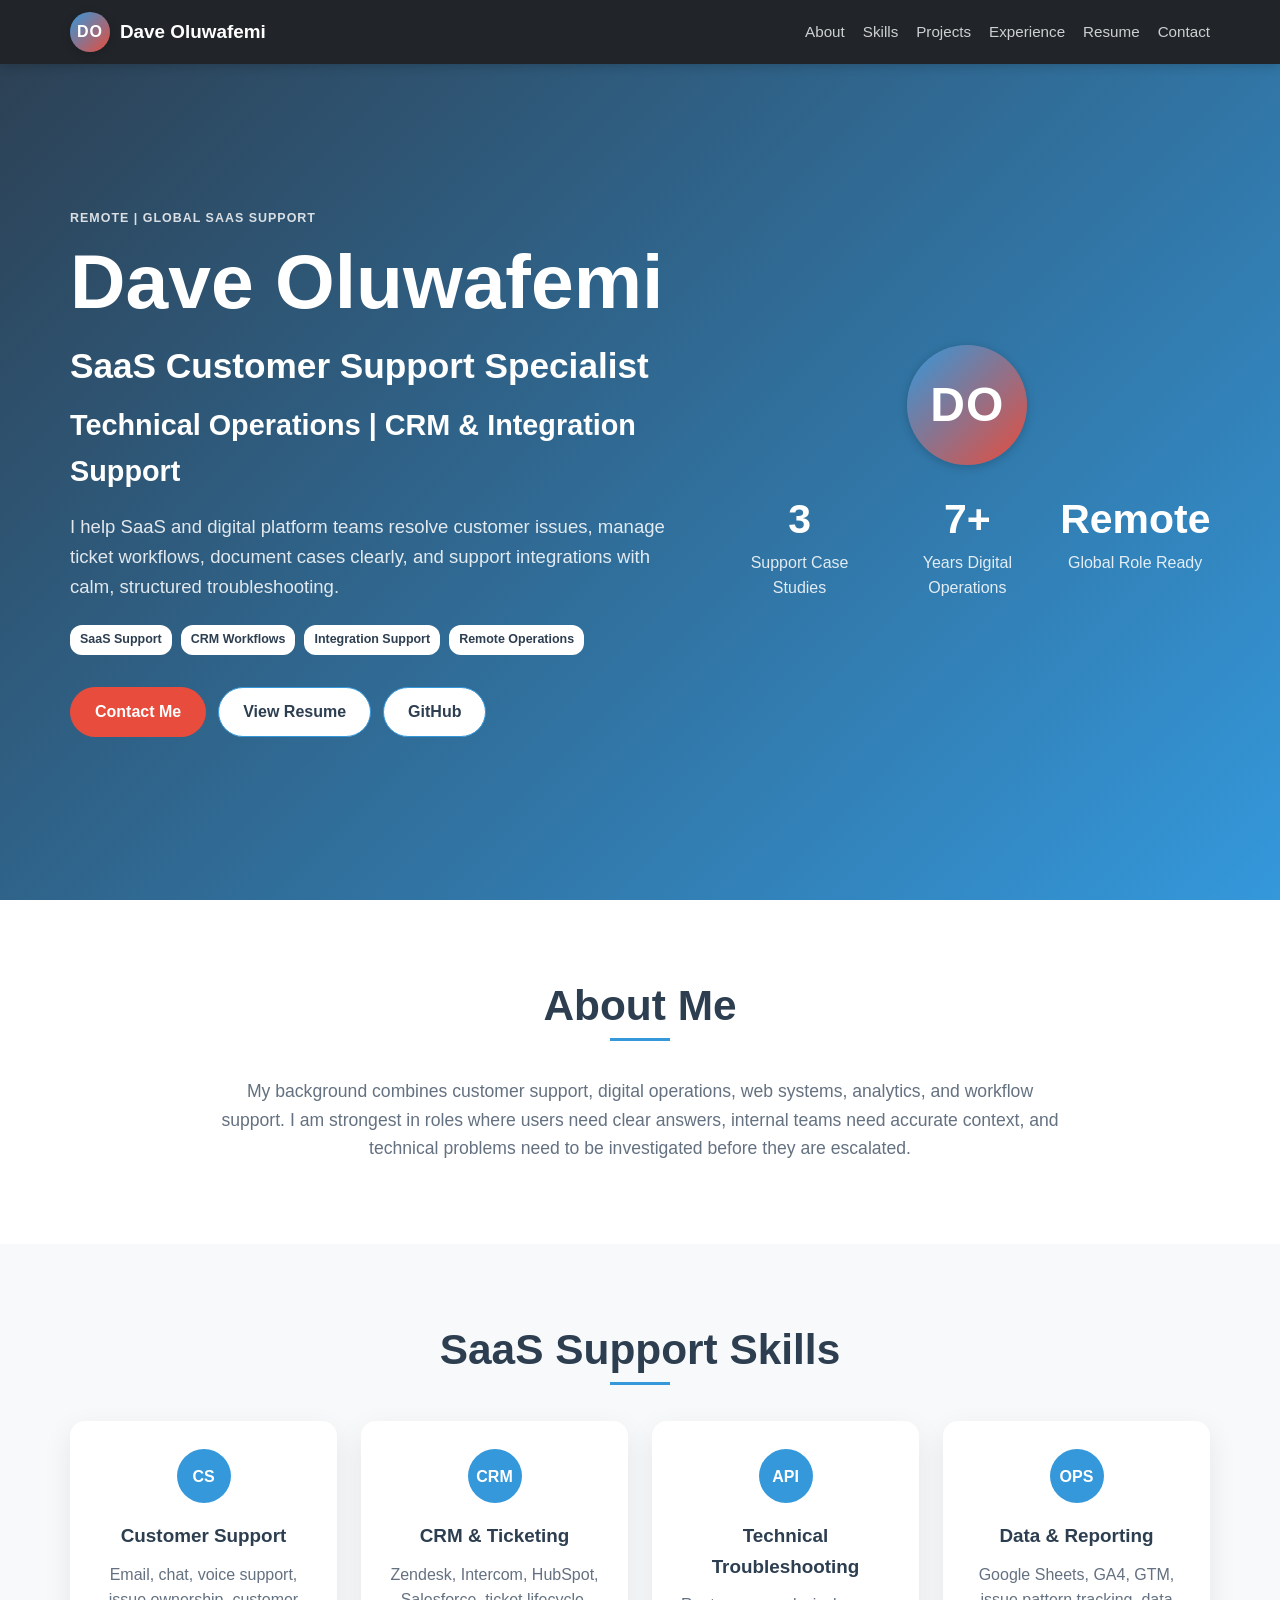
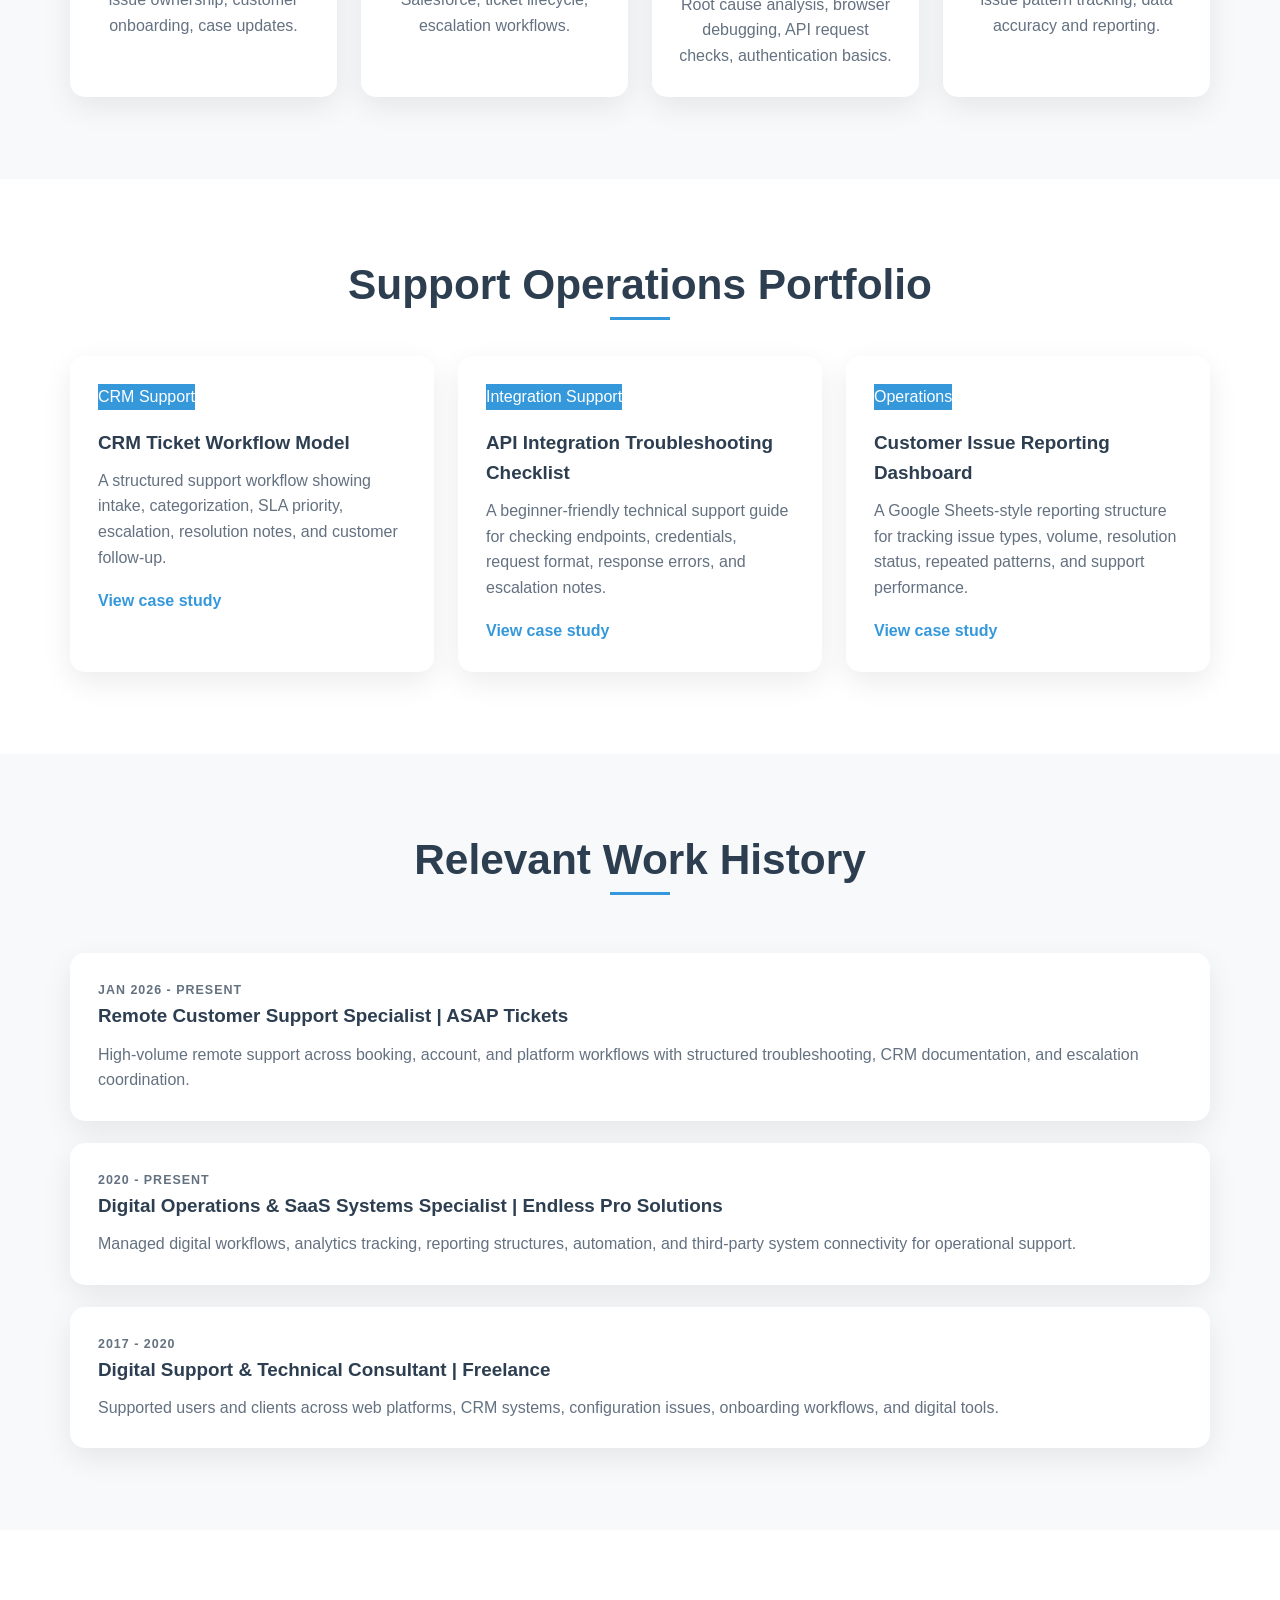
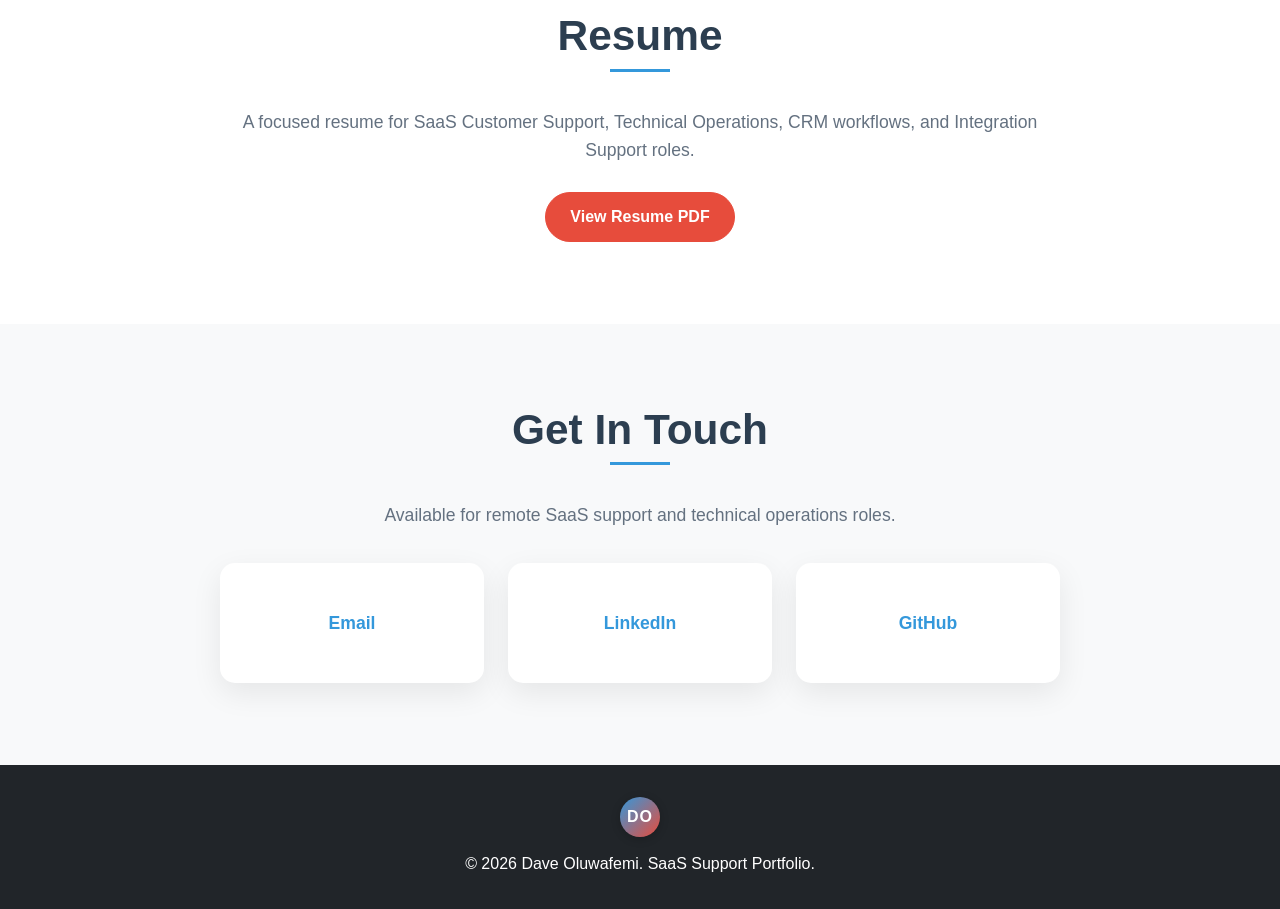
<file: index.html>
<!doctype html>
<html lang="en">
  <head>
    <meta charset="UTF-8" />
    <meta name="viewport" content="width=device-width, initial-scale=1.0" />
    <meta
      name="description"
      content="Dave Oluwafemi - SaaS Customer Support Specialist focused on technical operations, CRM workflows, and integration support."
    />
    <title>Dave Oluwafemi | SaaS Customer Support Specialist</title>
    <link rel="stylesheet" href="styles.css" />
  </head>
  <body>
    <header class="site-header">
      <a class="brand" href="#top">
        <span class="logo-circle">DO</span>
        <span>Dave Oluwafemi</span>
      </a>
      <nav aria-label="Primary navigation">
        <a href="#about">About</a>
        <a href="#skills">Skills</a>
        <a href="#projects">Projects</a>
        <a href="#experience">Experience</a>
        <a href="#resume">Resume</a>
        <a href="#contact">Contact</a>
      </nav>
    </header>

    <main id="top">
      <section class="hero">
        <div class="hero-content">
          <p class="eyebrow">Remote | Global SaaS Support</p>
          <h1>Dave Oluwafemi</h1>
          <p class="headline">SaaS Customer Support Specialist</p>
          <h2>Technical Operations | CRM & Integration Support</h2>
          <p class="intro">
            I help SaaS and digital platform teams resolve customer issues, manage ticket
            workflows, document cases clearly, and support integrations with calm,
            structured troubleshooting.
          </p>
          <div class="hero-badges" aria-label="Primary role keywords">
            <span>SaaS Support</span>
            <span>CRM Workflows</span>
            <span>Integration Support</span>
            <span>Remote Operations</span>
          </div>
          <div class="actions">
            <a class="button primary" href="mailto:daveoluwafemi6@gmail.com">Contact Me</a>
            <a class="button" href="assets/Dave-Oluwafemi-SaaS-Support-Resume.pdf">View Resume</a>
            <a class="button" href="https://github.com/barba4real">GitHub</a>
          </div>
        </div>
        <aside class="hero-panel" aria-label="Professional highlights">
          <div class="hero-logo">DO</div>
          <div class="stats-grid">
            <div>
              <span class="metric">3</span>
              <p>Support Case Studies</p>
            </div>
            <div>
              <span class="metric">7+</span>
              <p>Years Digital Operations</p>
            </div>
            <div>
              <span class="metric">Remote</span>
              <p>Global Role Ready</p>
            </div>
          </div>
        </aside>
      </section>

      <section class="section split" id="about">
        <div>
          <h2 class="section-title">About Me</h2>
        </div>
        <p>
          My background combines customer support, digital operations, web systems, analytics,
          and workflow support. I am strongest in roles where users need clear answers,
          internal teams need accurate context, and technical problems need to be investigated
          before they are escalated.
        </p>
      </section>

      <section class="section" id="skills">
        <h2 class="section-title">SaaS Support Skills</h2>
        <div class="skill-grid">
          <article>
            <span class="skill-icon">CS</span>
            <h3>Customer Support</h3>
            <p>Email, chat, voice support, issue ownership, customer onboarding, case updates.</p>
          </article>
          <article>
            <span class="skill-icon">CRM</span>
            <h3>CRM & Ticketing</h3>
            <p>Zendesk, Intercom, HubSpot, Salesforce, ticket lifecycle, escalation workflows.</p>
          </article>
          <article>
            <span class="skill-icon">API</span>
            <h3>Technical Troubleshooting</h3>
            <p>Root cause analysis, browser debugging, API request checks, authentication basics.</p>
          </article>
          <article>
            <span class="skill-icon">OPS</span>
            <h3>Data & Reporting</h3>
            <p>Google Sheets, GA4, GTM, issue pattern tracking, data accuracy and reporting.</p>
          </article>
        </div>
      </section>

      <section class="section" id="projects">
        <h2 class="section-title">Support Operations Portfolio</h2>
        <div class="project-list">
          <article>
            <div>
              <h3>CRM Ticket Workflow Model</h3>
              <p>
                A structured support workflow showing intake, categorization, SLA priority,
                escalation, resolution notes, and customer follow-up.
              </p>
              <a class="text-link" href="case-study-crm-ticket-workflow.html">View case study</a>
            </div>
            <span>CRM Support</span>
          </article>
          <article>
            <div>
              <h3>API Integration Troubleshooting Checklist</h3>
              <p>
                A beginner-friendly technical support guide for checking endpoints,
                credentials, request format, response errors, and escalation notes.
              </p>
              <a class="text-link" href="case-study-api-integration-support.html">View case study</a>
            </div>
            <span>Integration Support</span>
          </article>
          <article>
            <div>
              <h3>Customer Issue Reporting Dashboard</h3>
              <p>
                A Google Sheets-style reporting structure for tracking issue types, volume,
                resolution status, repeated patterns, and support performance.
              </p>
              <a class="text-link" href="case-study-customer-issue-dashboard.html">View case study</a>
            </div>
            <span>Operations</span>
          </article>
        </div>
      </section>

      <section class="section timeline" id="experience">
        <h2 class="section-title">Relevant Work History</h2>
        <article>
          <p class="date">Jan 2026 - Present</p>
          <h3>Remote Customer Support Specialist | ASAP Tickets</h3>
          <p>
            High-volume remote support across booking, account, and platform workflows with
            structured troubleshooting, CRM documentation, and escalation coordination.
          </p>
        </article>
        <article>
          <p class="date">2020 - Present</p>
          <h3>Digital Operations & SaaS Systems Specialist | Endless Pro Solutions</h3>
          <p>
            Managed digital workflows, analytics tracking, reporting structures, automation,
            and third-party system connectivity for operational support.
          </p>
        </article>
        <article>
          <p class="date">2017 - 2020</p>
          <h3>Digital Support & Technical Consultant | Freelance</h3>
          <p>
            Supported users and clients across web platforms, CRM systems, configuration
            issues, onboarding workflows, and digital tools.
          </p>
        </article>
      </section>

      <section class="section resume" id="resume">
        <h2 class="section-title">Resume</h2>
        <p>
          A focused resume for SaaS Customer Support, Technical Operations, CRM workflows,
          and Integration Support roles.
        </p>
        <a class="button primary" href="assets/Dave-Oluwafemi-SaaS-Support-Resume.pdf">View Resume PDF</a>
      </section>

      <section class="section contact" id="contact">
        <h2 class="section-title">Get In Touch</h2>
        <p>Available for remote SaaS support and technical operations roles.</p>
        <div class="contact-links">
          <a href="mailto:daveoluwafemi6@gmail.com">Email</a>
          <a href="https://linkedin.com/in/dave-oluwafemi-53b716132">LinkedIn</a>
          <a href="https://github.com/barba4real">GitHub</a>
        </div>
      </section>
    </main>

    <footer class="site-footer">
      <span class="logo-circle">DO</span>
      <p>&copy; 2026 Dave Oluwafemi. SaaS Support Portfolio.</p>
    </footer>
  </body>
</html>
</file>
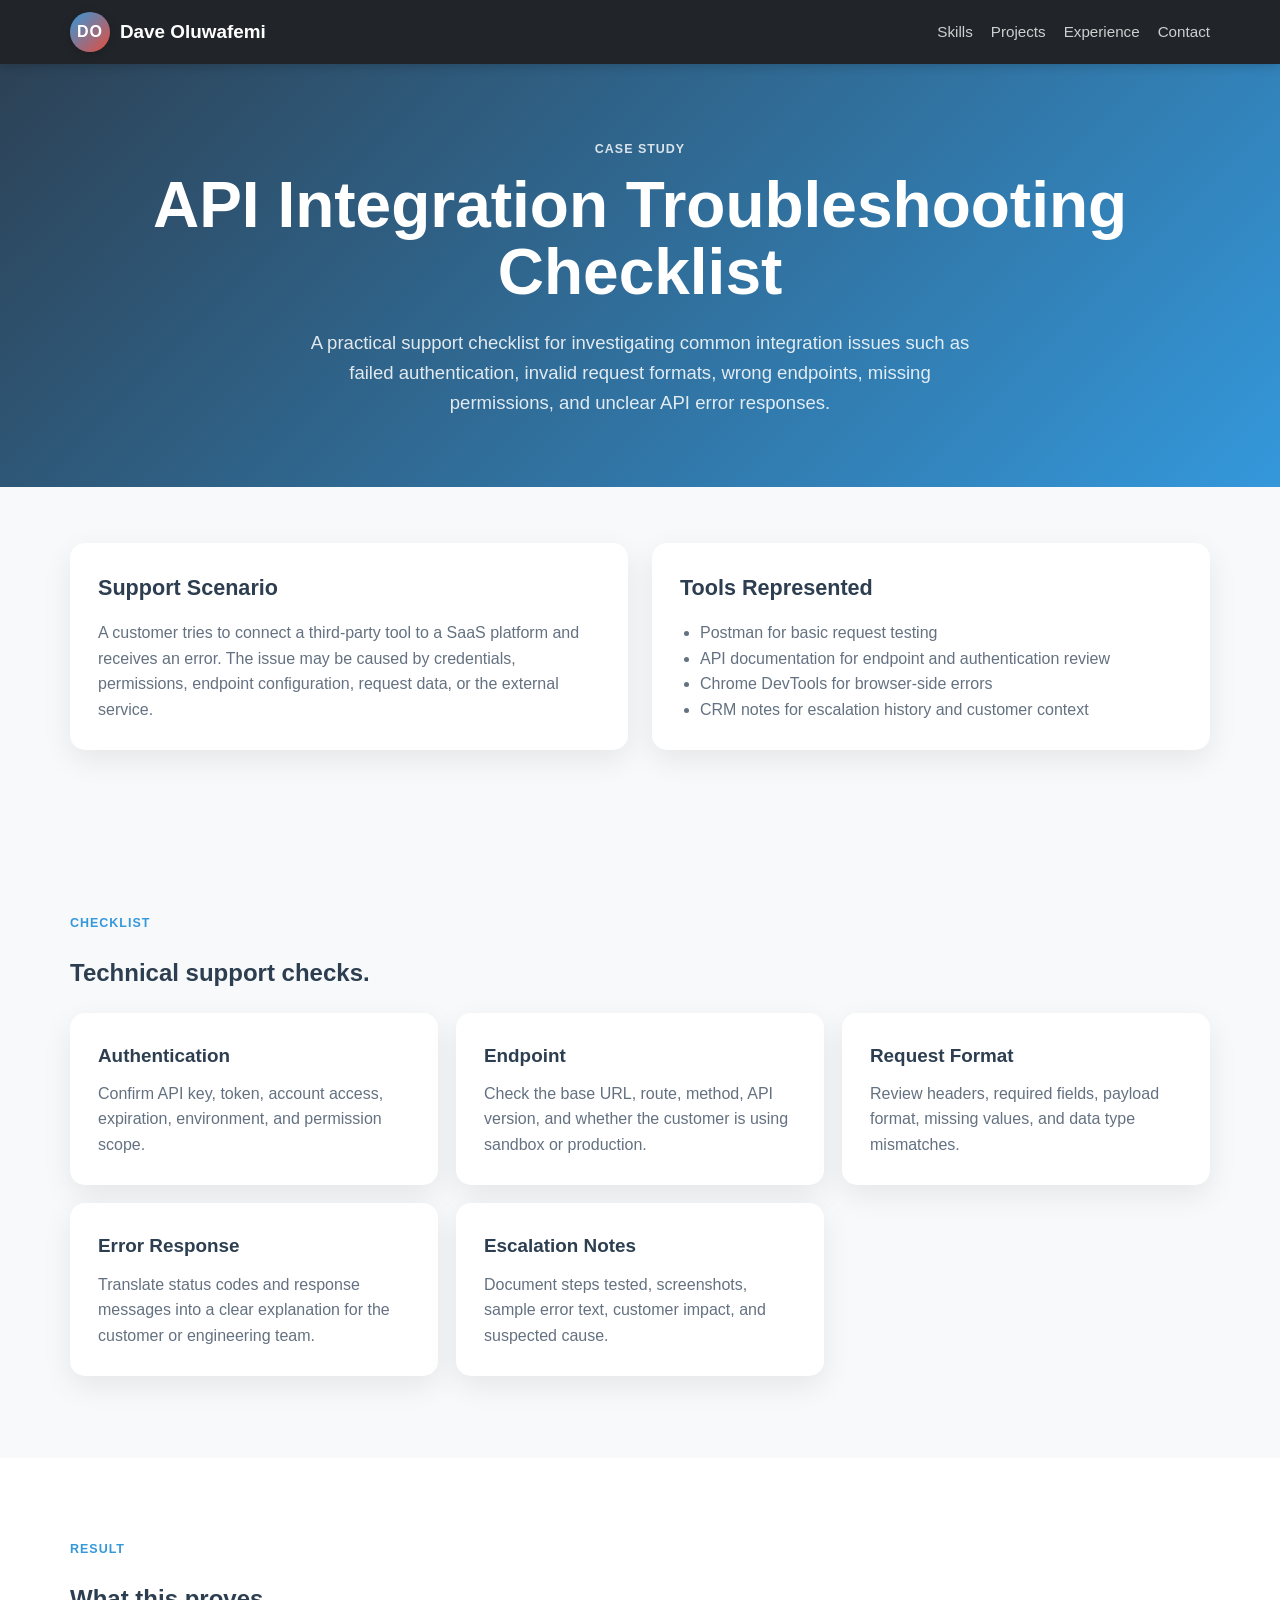
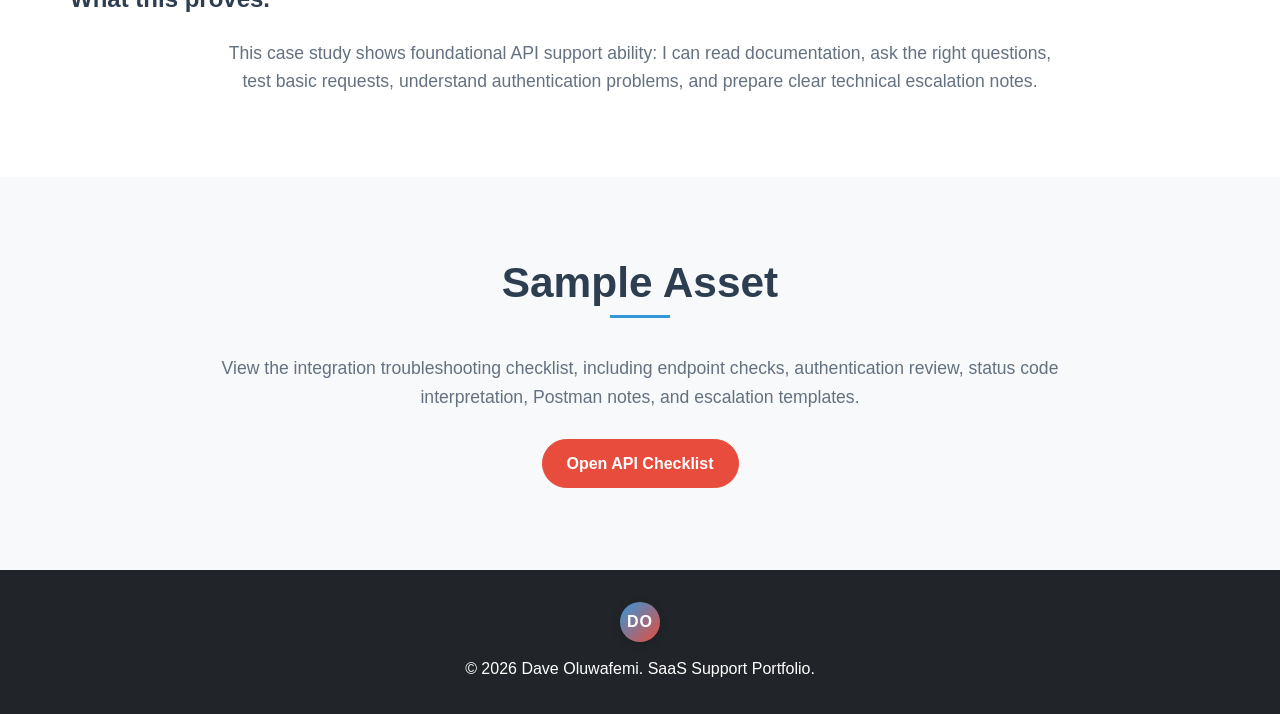
<file: case-study-api-integration-support.html>
<!doctype html>
<html lang="en">
  <head>
    <meta charset="UTF-8" />
    <meta name="viewport" content="width=device-width, initial-scale=1.0" />
    <meta
      name="description"
      content="API integration support case study by Dave Oluwafemi for SaaS customer support roles."
    />
    <title>API Integration Support Case Study | Dave Oluwafemi</title>
    <link rel="stylesheet" href="styles.css" />
  </head>
  <body>
    <header class="site-header">
      <a class="brand" href="index.html">
        <span class="logo-circle">DO</span>
        <span>Dave Oluwafemi</span>
      </a>
      <nav aria-label="Primary navigation">
        <a href="index.html#skills">Skills</a>
        <a href="index.html#projects">Projects</a>
        <a href="index.html#experience">Experience</a>
        <a href="index.html#contact">Contact</a>
      </nav>
    </header>

    <main>
      <section class="case-hero">
        <p class="eyebrow">Case Study</p>
        <h1>API Integration Troubleshooting Checklist</h1>
        <p class="intro">
          A practical support checklist for investigating common integration issues such as
          failed authentication, invalid request formats, wrong endpoints, missing permissions,
          and unclear API error responses.
        </p>
      </section>

      <section class="case-grid">
        <article>
          <h2>Support Scenario</h2>
          <p>
            A customer tries to connect a third-party tool to a SaaS platform and receives an
            error. The issue may be caused by credentials, permissions, endpoint configuration,
            request data, or the external service.
          </p>
        </article>
        <article>
          <h2>Tools Represented</h2>
          <ul>
            <li>Postman for basic request testing</li>
            <li>API documentation for endpoint and authentication review</li>
            <li>Chrome DevTools for browser-side errors</li>
            <li>CRM notes for escalation history and customer context</li>
          </ul>
        </article>
      </section>

      <section class="section">
        <p class="section-label">Checklist</p>
        <h2>Technical support checks.</h2>
        <div class="checklist">
          <article>
            <h3>Authentication</h3>
            <p>Confirm API key, token, account access, expiration, environment, and permission scope.</p>
          </article>
          <article>
            <h3>Endpoint</h3>
            <p>Check the base URL, route, method, API version, and whether the customer is using sandbox or production.</p>
          </article>
          <article>
            <h3>Request Format</h3>
            <p>Review headers, required fields, payload format, missing values, and data type mismatches.</p>
          </article>
          <article>
            <h3>Error Response</h3>
            <p>Translate status codes and response messages into a clear explanation for the customer or engineering team.</p>
          </article>
          <article>
            <h3>Escalation Notes</h3>
            <p>Document steps tested, screenshots, sample error text, customer impact, and suspected cause.</p>
          </article>
        </div>
      </section>

      <section class="section split">
        <div>
          <p class="section-label">Result</p>
          <h2>What this proves.</h2>
        </div>
        <p>
          This case study shows foundational API support ability: I can read documentation,
          ask the right questions, test basic requests, understand authentication problems,
          and prepare clear technical escalation notes.
        </p>
      </section>

      <section class="section resume">
        <h2 class="section-title">Sample Asset</h2>
        <p>
          View the integration troubleshooting checklist, including endpoint checks,
          authentication review, status code interpretation, Postman notes, and escalation
          templates.
        </p>
        <a class="button primary" href="support-assets/api-integration-troubleshooting-checklist.md">Open API Checklist</a>
      </section>
    </main>
    <footer class="site-footer">
      <span class="logo-circle">DO</span>
      <p>&copy; 2026 Dave Oluwafemi. SaaS Support Portfolio.</p>
    </footer>
  </body>
</html>
</file>
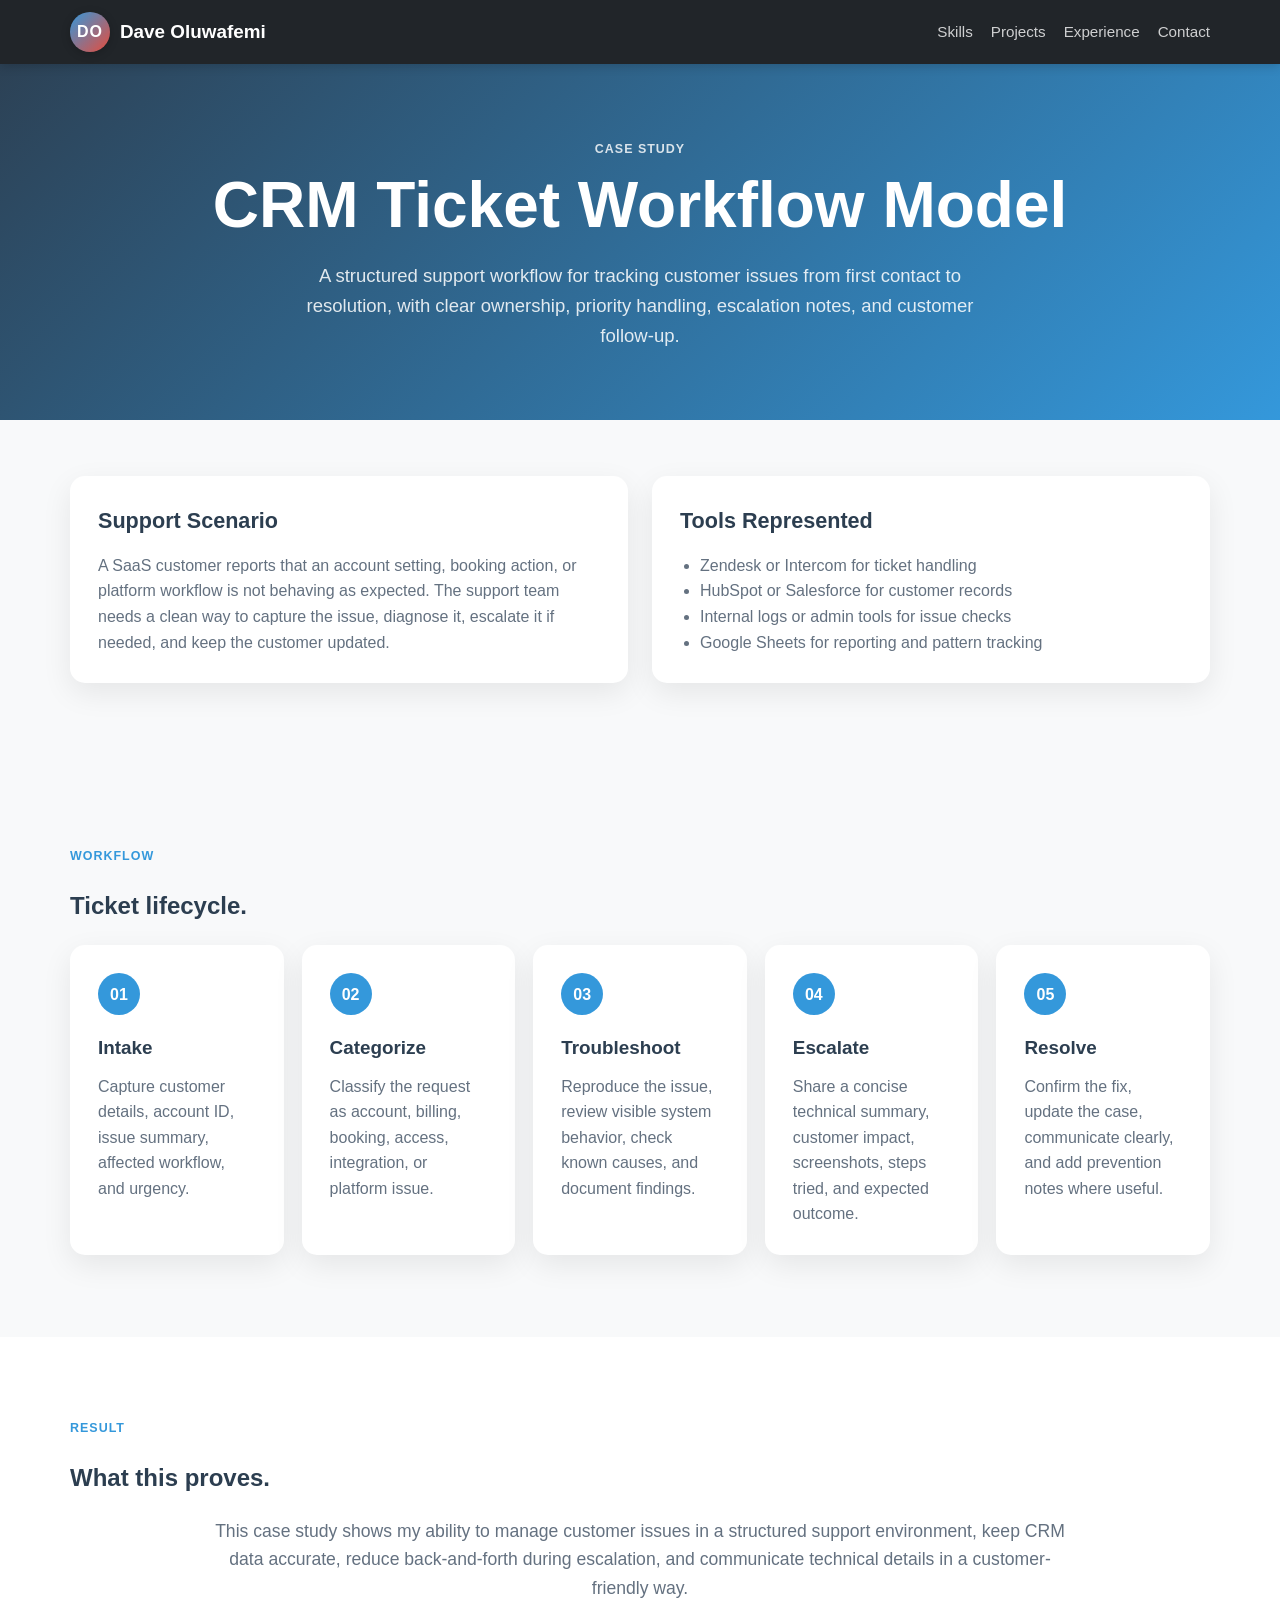
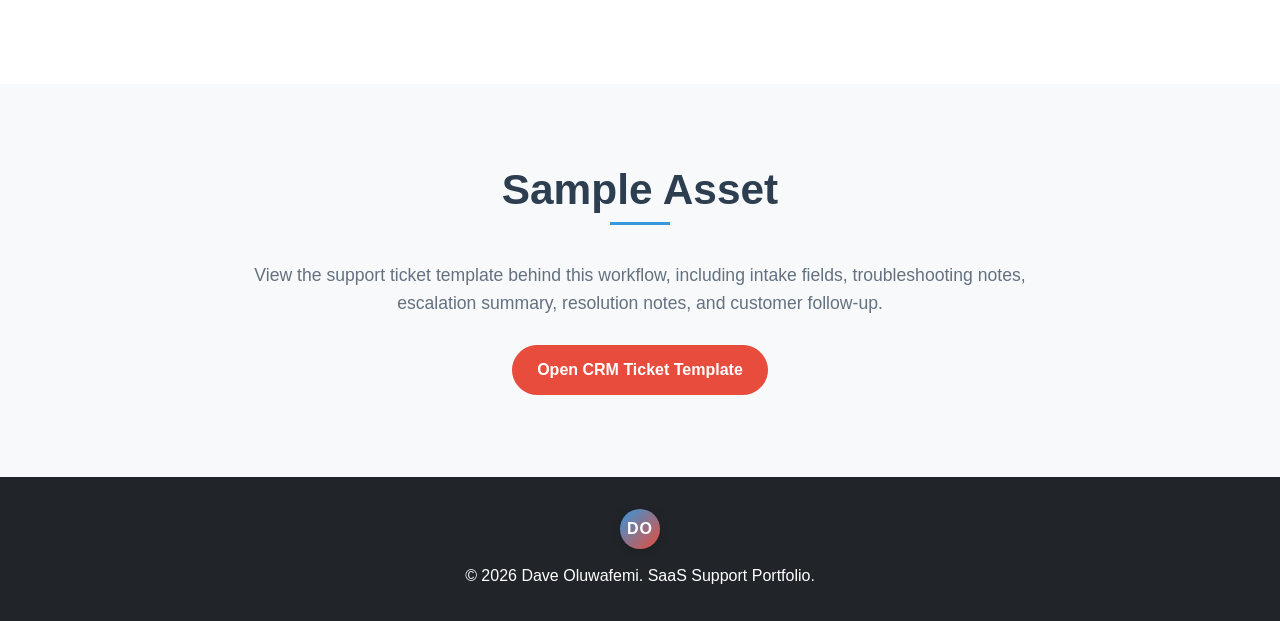
<file: case-study-crm-ticket-workflow.html>
<!doctype html>
<html lang="en">
  <head>
    <meta charset="UTF-8" />
    <meta name="viewport" content="width=device-width, initial-scale=1.0" />
    <meta
      name="description"
      content="CRM ticket workflow case study by Dave Oluwafemi for SaaS customer support and technical operations roles."
    />
    <title>CRM Ticket Workflow Case Study | Dave Oluwafemi</title>
    <link rel="stylesheet" href="styles.css" />
  </head>
  <body>
    <header class="site-header">
      <a class="brand" href="index.html">
        <span class="logo-circle">DO</span>
        <span>Dave Oluwafemi</span>
      </a>
      <nav aria-label="Primary navigation">
        <a href="index.html#skills">Skills</a>
        <a href="index.html#projects">Projects</a>
        <a href="index.html#experience">Experience</a>
        <a href="index.html#contact">Contact</a>
      </nav>
    </header>

    <main>
      <section class="case-hero">
        <p class="eyebrow">Case Study</p>
        <h1>CRM Ticket Workflow Model</h1>
        <p class="intro">
          A structured support workflow for tracking customer issues from first contact to
          resolution, with clear ownership, priority handling, escalation notes, and customer
          follow-up.
        </p>
      </section>

      <section class="case-grid">
        <article>
          <h2>Support Scenario</h2>
          <p>
            A SaaS customer reports that an account setting, booking action, or platform
            workflow is not behaving as expected. The support team needs a clean way to
            capture the issue, diagnose it, escalate it if needed, and keep the customer
            updated.
          </p>
        </article>
        <article>
          <h2>Tools Represented</h2>
          <ul>
            <li>Zendesk or Intercom for ticket handling</li>
            <li>HubSpot or Salesforce for customer records</li>
            <li>Internal logs or admin tools for issue checks</li>
            <li>Google Sheets for reporting and pattern tracking</li>
          </ul>
        </article>
      </section>

      <section class="section">
        <p class="section-label">Workflow</p>
        <h2>Ticket lifecycle.</h2>
        <div class="process">
          <article>
            <span>01</span>
            <h3>Intake</h3>
            <p>Capture customer details, account ID, issue summary, affected workflow, and urgency.</p>
          </article>
          <article>
            <span>02</span>
            <h3>Categorize</h3>
            <p>Classify the request as account, billing, booking, access, integration, or platform issue.</p>
          </article>
          <article>
            <span>03</span>
            <h3>Troubleshoot</h3>
            <p>Reproduce the issue, review visible system behavior, check known causes, and document findings.</p>
          </article>
          <article>
            <span>04</span>
            <h3>Escalate</h3>
            <p>Share a concise technical summary, customer impact, screenshots, steps tried, and expected outcome.</p>
          </article>
          <article>
            <span>05</span>
            <h3>Resolve</h3>
            <p>Confirm the fix, update the case, communicate clearly, and add prevention notes where useful.</p>
          </article>
        </div>
      </section>

      <section class="section split">
        <div>
          <p class="section-label">Result</p>
          <h2>What this proves.</h2>
        </div>
        <p>
          This case study shows my ability to manage customer issues in a structured support
          environment, keep CRM data accurate, reduce back-and-forth during escalation, and
          communicate technical details in a customer-friendly way.
        </p>
      </section>

      <section class="section resume">
        <h2 class="section-title">Sample Asset</h2>
        <p>
          View the support ticket template behind this workflow, including intake fields,
          troubleshooting notes, escalation summary, resolution notes, and customer follow-up.
        </p>
        <a class="button primary" href="support-assets/crm-ticket-workflow-template.md">Open CRM Ticket Template</a>
      </section>
    </main>
    <footer class="site-footer">
      <span class="logo-circle">DO</span>
      <p>&copy; 2026 Dave Oluwafemi. SaaS Support Portfolio.</p>
    </footer>
  </body>
</html>
</file>
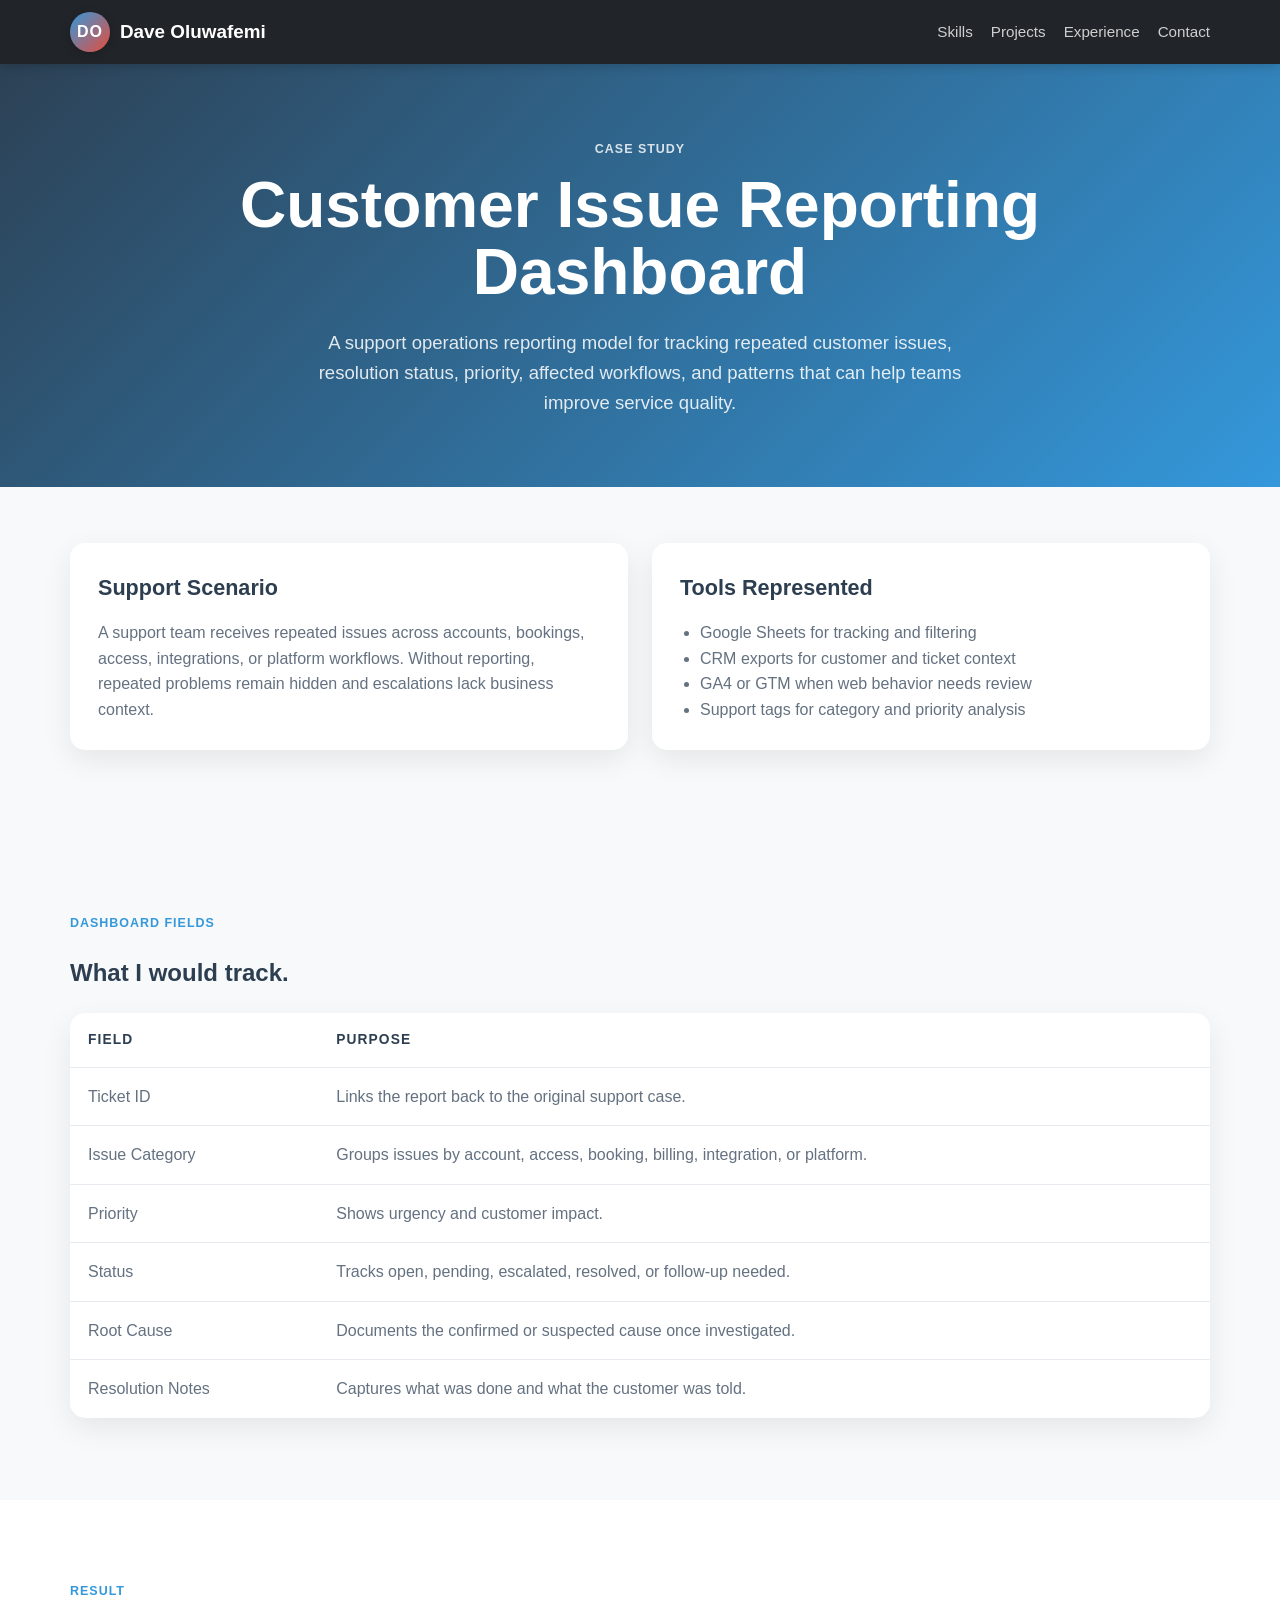
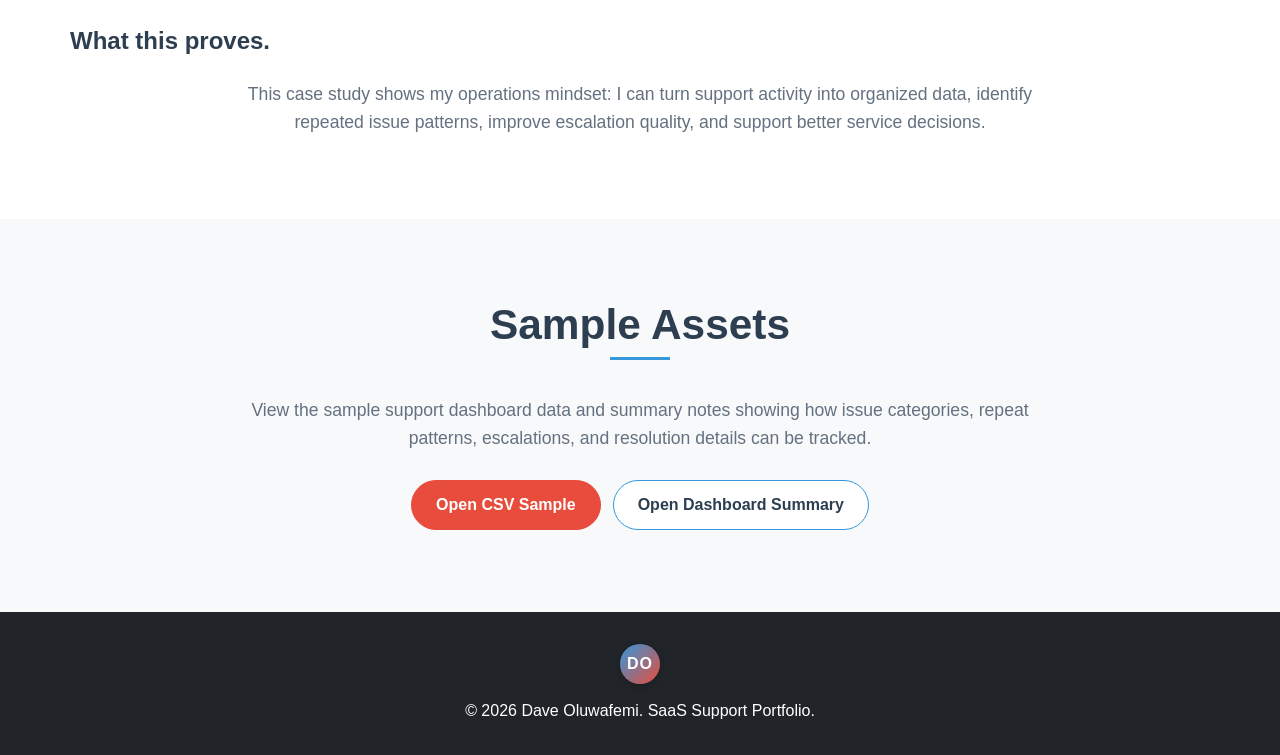
<file: case-study-customer-issue-dashboard.html>
<!doctype html>
<html lang="en">
  <head>
    <meta charset="UTF-8" />
    <meta name="viewport" content="width=device-width, initial-scale=1.0" />
    <meta
      name="description"
      content="Customer issue reporting dashboard case study by Dave Oluwafemi for SaaS support operations roles."
    />
    <title>Customer Issue Dashboard Case Study | Dave Oluwafemi</title>
    <link rel="stylesheet" href="styles.css" />
  </head>
  <body>
    <header class="site-header">
      <a class="brand" href="index.html">
        <span class="logo-circle">DO</span>
        <span>Dave Oluwafemi</span>
      </a>
      <nav aria-label="Primary navigation">
        <a href="index.html#skills">Skills</a>
        <a href="index.html#projects">Projects</a>
        <a href="index.html#experience">Experience</a>
        <a href="index.html#contact">Contact</a>
      </nav>
    </header>

    <main>
      <section class="case-hero">
        <p class="eyebrow">Case Study</p>
        <h1>Customer Issue Reporting Dashboard</h1>
        <p class="intro">
          A support operations reporting model for tracking repeated customer issues,
          resolution status, priority, affected workflows, and patterns that can help teams
          improve service quality.
        </p>
      </section>

      <section class="case-grid">
        <article>
          <h2>Support Scenario</h2>
          <p>
            A support team receives repeated issues across accounts, bookings, access,
            integrations, or platform workflows. Without reporting, repeated problems remain
            hidden and escalations lack business context.
          </p>
        </article>
        <article>
          <h2>Tools Represented</h2>
          <ul>
            <li>Google Sheets for tracking and filtering</li>
            <li>CRM exports for customer and ticket context</li>
            <li>GA4 or GTM when web behavior needs review</li>
            <li>Support tags for category and priority analysis</li>
          </ul>
        </article>
      </section>

      <section class="section">
        <p class="section-label">Dashboard Fields</p>
        <h2>What I would track.</h2>
        <div class="table-wrap">
          <table>
            <thead>
              <tr>
                <th>Field</th>
                <th>Purpose</th>
              </tr>
            </thead>
            <tbody>
              <tr>
                <td>Ticket ID</td>
                <td>Links the report back to the original support case.</td>
              </tr>
              <tr>
                <td>Issue Category</td>
                <td>Groups issues by account, access, booking, billing, integration, or platform.</td>
              </tr>
              <tr>
                <td>Priority</td>
                <td>Shows urgency and customer impact.</td>
              </tr>
              <tr>
                <td>Status</td>
                <td>Tracks open, pending, escalated, resolved, or follow-up needed.</td>
              </tr>
              <tr>
                <td>Root Cause</td>
                <td>Documents the confirmed or suspected cause once investigated.</td>
              </tr>
              <tr>
                <td>Resolution Notes</td>
                <td>Captures what was done and what the customer was told.</td>
              </tr>
            </tbody>
          </table>
        </div>
      </section>

      <section class="section split">
        <div>
          <p class="section-label">Result</p>
          <h2>What this proves.</h2>
        </div>
        <p>
          This case study shows my operations mindset: I can turn support activity into
          organized data, identify repeated issue patterns, improve escalation quality, and
          support better service decisions.
        </p>
      </section>

      <section class="section resume">
        <h2 class="section-title">Sample Assets</h2>
        <p>
          View the sample support dashboard data and summary notes showing how issue
          categories, repeat patterns, escalations, and resolution details can be tracked.
        </p>
        <div class="asset-actions">
          <a class="button primary" href="support-assets/customer-issue-reporting-dashboard.csv">Open CSV Sample</a>
          <a class="button" href="support-assets/customer-issue-reporting-dashboard-summary.md">Open Dashboard Summary</a>
        </div>
      </section>
    </main>
    <footer class="site-footer">
      <span class="logo-circle">DO</span>
      <p>&copy; 2026 Dave Oluwafemi. SaaS Support Portfolio.</p>
    </footer>
  </body>
</html>
</file>
<file: styles.css>
:root {
  --primary-color: #2c3e50;
  --secondary-color: #3498db;
  --accent-color: #e74c3c;
  --text-color: #2c3e50;
  --muted: #647180;
  --bg-light: #f8f9fa;
  --white: #ffffff;
  --line: #e7eaef;
  --shadow: 0 10px 30px rgba(0, 0, 0, 0.08);
}

* {
  box-sizing: border-box;
}

html {
  scroll-behavior: smooth;
}

body {
  margin: 0;
  color: var(--text-color);
  background: var(--white);
  font-family: "Segoe UI", Tahoma, Geneva, Verdana, sans-serif;
  line-height: 1.6;
}

a {
  color: inherit;
}

h1,
h2,
h3,
p {
  overflow-wrap: anywhere;
}

.site-header {
  position: fixed;
  top: 0;
  right: 0;
  left: 0;
  z-index: 10;
  display: flex;
  align-items: center;
  justify-content: space-between;
  gap: 24px;
  padding: 12px max(24px, calc((100vw - 1140px) / 2));
  background: #212529;
  color: var(--white);
  box-shadow: 0 2px 10px rgba(0, 0, 0, 0.18);
}

.brand {
  display: inline-flex;
  align-items: center;
  gap: 10px;
  color: var(--white);
  font-size: 1.18rem;
  font-weight: 800;
  text-decoration: none;
}

.logo-circle,
.hero-logo {
  display: inline-flex;
  align-items: center;
  justify-content: center;
  border-radius: 50%;
  background: linear-gradient(135deg, var(--secondary-color), var(--accent-color));
  color: var(--white);
  font-weight: 900;
  letter-spacing: 1px;
  box-shadow: 0 2px 10px rgba(0, 0, 0, 0.2);
}

.logo-circle {
  width: 40px;
  height: 40px;
  font-size: 16px;
}

nav {
  display: flex;
  flex-wrap: wrap;
  justify-content: flex-end;
  gap: 18px;
  font-size: 0.95rem;
}

nav a {
  color: rgba(255, 255, 255, 0.78);
  text-decoration: none;
}

nav a:hover {
  color: var(--white);
}

main {
  width: 100%;
}

.hero {
  min-height: 100vh;
  display: grid;
  grid-template-columns: minmax(0, 1fr) minmax(300px, 0.8fr);
  align-items: center;
  gap: 48px;
  padding: 118px max(24px, calc((100vw - 1140px) / 2)) 72px;
  background: linear-gradient(135deg, var(--primary-color) 0%, var(--secondary-color) 100%);
  color: var(--white);
}

.eyebrow,
.section-label,
.date {
  margin: 0 0 12px;
  color: var(--secondary-color);
  font-size: 0.78rem;
  font-weight: 800;
  letter-spacing: 0.08em;
  text-transform: uppercase;
}

.hero .eyebrow {
  color: rgba(255, 255, 255, 0.82);
}

h1 {
  max-width: 760px;
  margin: 0 0 16px;
  font-size: clamp(2.8rem, 6vw, 4.8rem);
  line-height: 1.05;
  letter-spacing: 0;
}

.hero h2 {
  margin: 0 0 18px;
  color: var(--white);
  font-size: clamp(1.25rem, 2.5vw, 1.8rem);
  font-weight: 650;
}

.headline {
  margin: 0 0 8px;
  color: var(--white);
  font-size: clamp(1.45rem, 3vw, 2.2rem);
  font-weight: 800;
}

.intro {
  max-width: 690px;
  margin: 0;
  color: rgba(255, 255, 255, 0.86);
  font-size: 1.16rem;
}

.hero-badges {
  display: flex;
  flex-wrap: wrap;
  gap: 9px;
  margin-top: 24px;
}

.hero-badges span,
.tech-badge {
  display: inline-block;
  padding: 5px 10px;
  border-radius: 12px;
  font-size: 0.78rem;
  font-weight: 700;
  white-space: nowrap;
}

.hero-badges span {
  background: var(--white);
  color: var(--primary-color);
}

.actions {
  display: flex;
  flex-wrap: wrap;
  gap: 12px;
  margin-top: 32px;
}

.button {
  display: inline-flex;
  min-height: 48px;
  align-items: center;
  justify-content: center;
  padding: 11px 24px;
  border: 1px solid var(--secondary-color);
  border-radius: 25px;
  background: var(--white);
  color: var(--primary-color);
  font-weight: 800;
  text-decoration: none;
  transition:
    transform 0.25s ease,
    background 0.25s ease,
    color 0.25s ease;
}

.button:hover {
  transform: translateY(-2px);
}

.button.primary {
  border-color: var(--accent-color);
  background: var(--accent-color);
  color: var(--white);
}

.button.primary:hover {
  background: #c0392b;
}

.hero-panel {
  text-align: center;
}

.hero-logo {
  width: 120px;
  height: 120px;
  margin: 0 auto 34px;
  font-size: 48px;
  animation: logoFloat 3s ease-in-out infinite;
}

@keyframes logoFloat {
  0%,
  100% {
    transform: translateY(0);
  }

  50% {
    transform: translateY(-10px);
  }
}

.stats-grid {
  display: grid;
  grid-template-columns: repeat(3, minmax(0, 1fr));
  gap: 18px;
}

.stats-grid div {
  color: rgba(255, 255, 255, 0.86);
}

.metric {
  display: block;
  color: var(--white);
  font-size: clamp(1.8rem, 3.2vw, 2.8rem);
  font-weight: 900;
  line-height: 1;
}

.stats-grid p {
  margin: 10px 0 0;
}

.section {
  padding: 82px max(24px, calc((100vw - 1140px) / 2));
}

.section:nth-of-type(odd) {
  background: var(--bg-light);
}

.section-title {
  position: relative;
  margin: 0 auto 48px;
  text-align: center;
  font-size: clamp(2rem, 4vw, 2.65rem);
  line-height: 1.12;
}

.section-title::after {
  content: "";
  position: absolute;
  bottom: -12px;
  left: 50%;
  width: 60px;
  height: 3px;
  background: var(--secondary-color);
  transform: translateX(-50%);
}

.split {
  display: block;
}

.split > p,
.resume p,
.contact p {
  max-width: 850px;
  margin: 0 auto;
  color: var(--muted);
  text-align: center;
  font-size: 1.1rem;
}

.skill-grid {
  display: grid;
  grid-template-columns: repeat(4, minmax(0, 1fr));
  gap: 24px;
}

.skill-grid article,
.project-list article,
.timeline article,
.case-grid article,
.process article,
.checklist article {
  height: 100%;
  border: 0;
  border-radius: 15px;
  background: var(--white);
  box-shadow: var(--shadow);
  transition:
    transform 0.3s ease,
    box-shadow 0.3s ease;
}

.skill-grid article:hover,
.project-list article:hover,
.timeline article:hover {
  transform: translateY(-10px);
  box-shadow: 0 20px 40px rgba(0, 0, 0, 0.1);
}

.skill-grid article {
  min-height: 230px;
  padding: 28px 22px;
  text-align: center;
}

.skill-icon {
  display: inline-flex;
  min-width: 54px;
  height: 54px;
  align-items: center;
  justify-content: center;
  margin-bottom: 18px;
  border-radius: 50%;
  background: var(--secondary-color);
  color: var(--white);
  font-weight: 900;
}

h3 {
  margin: 0 0 10px;
  color: var(--text-color);
  font-size: 1.18rem;
}

.skill-grid p,
.project-list p,
.timeline p,
.case-grid p,
.process p,
.checklist p,
td {
  margin: 0;
  color: var(--muted);
}

.project-list {
  display: grid;
  grid-template-columns: repeat(3, minmax(0, 1fr));
  gap: 24px;
}

.project-list article {
  position: relative;
  display: flex;
  flex-direction: column-reverse;
  justify-content: flex-end;
  gap: 18px;
  min-height: 310px;
  padding: 28px;
}

.project-list span,
.tech-badge {
  width: fit-content;
  background: var(--secondary-color);
  color: var(--white);
}

.text-link {
  display: inline-block;
  margin-top: 18px;
  color: var(--secondary-color);
  font-weight: 800;
  text-decoration: none;
}

.text-link:hover {
  text-decoration: underline;
}

.timeline {
  display: grid;
  gap: 22px;
}

.timeline article {
  padding: 28px;
}

.date {
  color: var(--secondary-color);
}

.resume {
  text-align: center;
}

.resume .button {
  margin-top: 28px;
}

.asset-actions {
  display: flex;
  flex-wrap: wrap;
  justify-content: center;
  gap: 12px;
  margin-top: 28px;
}

.asset-actions .button {
  margin-top: 0;
}

.contact {
  text-align: center;
}

.contact-links {
  display: grid;
  grid-template-columns: repeat(3, minmax(0, 1fr));
  gap: 24px;
  max-width: 840px;
  margin: 34px auto 0;
}

.contact-links a {
  display: grid;
  min-height: 120px;
  place-items: center;
  border-radius: 15px;
  background: var(--white);
  color: var(--secondary-color);
  box-shadow: var(--shadow);
  font-size: 1.1rem;
  font-weight: 800;
  text-decoration: none;
}

.site-footer {
  display: grid;
  justify-items: center;
  gap: 14px;
  padding: 32px 24px;
  background: #212529;
  color: var(--white);
  text-align: center;
}

.site-footer p {
  margin: 0;
}

.case-hero {
  padding: 140px max(24px, calc((100vw - 1140px) / 2)) 70px;
  background: linear-gradient(135deg, var(--primary-color) 0%, var(--secondary-color) 100%);
  color: var(--white);
  text-align: center;
}

.case-hero .eyebrow {
  color: rgba(255, 255, 255, 0.82);
}

.case-hero h1 {
  max-width: 980px;
  margin: 0 auto 22px;
  font-size: clamp(2.4rem, 5vw, 4.3rem);
}

.case-hero .intro {
  margin: 0 auto;
}

.case-grid {
  display: grid;
  grid-template-columns: repeat(2, minmax(0, 1fr));
  gap: 24px;
  padding: 56px max(24px, calc((100vw - 1140px) / 2)) 82px;
  background: var(--bg-light);
}

.case-grid article,
.process article,
.checklist article {
  padding: 28px;
}

.case-grid h2 {
  margin: 0 0 14px;
  font-size: 1.35rem;
}

ul {
  margin: 0;
  padding-left: 20px;
  color: var(--muted);
}

.process,
.checklist {
  display: grid;
  grid-template-columns: repeat(5, minmax(0, 1fr));
  gap: 18px;
}

.checklist {
  grid-template-columns: repeat(3, minmax(0, 1fr));
}

.process span {
  display: inline-flex;
  width: 42px;
  height: 42px;
  align-items: center;
  justify-content: center;
  margin-bottom: 18px;
  border-radius: 50%;
  background: var(--secondary-color);
  color: var(--white);
  font-weight: 900;
}

.table-wrap {
  overflow-x: auto;
  border-radius: 15px;
  background: var(--white);
  box-shadow: var(--shadow);
}

table {
  width: 100%;
  min-width: 620px;
  border-collapse: collapse;
}

th,
td {
  padding: 16px 18px;
  text-align: left;
  border-bottom: 1px solid var(--line);
  vertical-align: top;
}

th {
  color: var(--text-color);
  font-size: 0.86rem;
  letter-spacing: 0.08em;
  text-transform: uppercase;
}

tr:last-child td {
  border-bottom: 0;
}

@media (max-width: 920px) {
  .site-header {
    align-items: flex-start;
    flex-direction: column;
  }

  nav {
    justify-content: flex-start;
  }

  .hero,
  .skill-grid,
  .project-list,
  .case-grid,
  .process,
  .checklist,
  .contact-links {
    grid-template-columns: 1fr;
  }

  .hero {
    min-height: auto;
  }

  .stats-grid {
    grid-template-columns: repeat(3, minmax(0, 1fr));
  }
}

@media (max-width: 560px) {
  .site-header {
    padding: 12px 16px;
  }

  nav {
    gap: 12px;
    font-size: 0.88rem;
  }

  .hero,
  .section,
  .case-hero,
  .case-grid {
    padding-right: 18px;
    padding-left: 18px;
  }

  h1 {
    font-size: 2.8rem;
  }

  .stats-grid {
    grid-template-columns: 1fr;
  }
}
</file>
